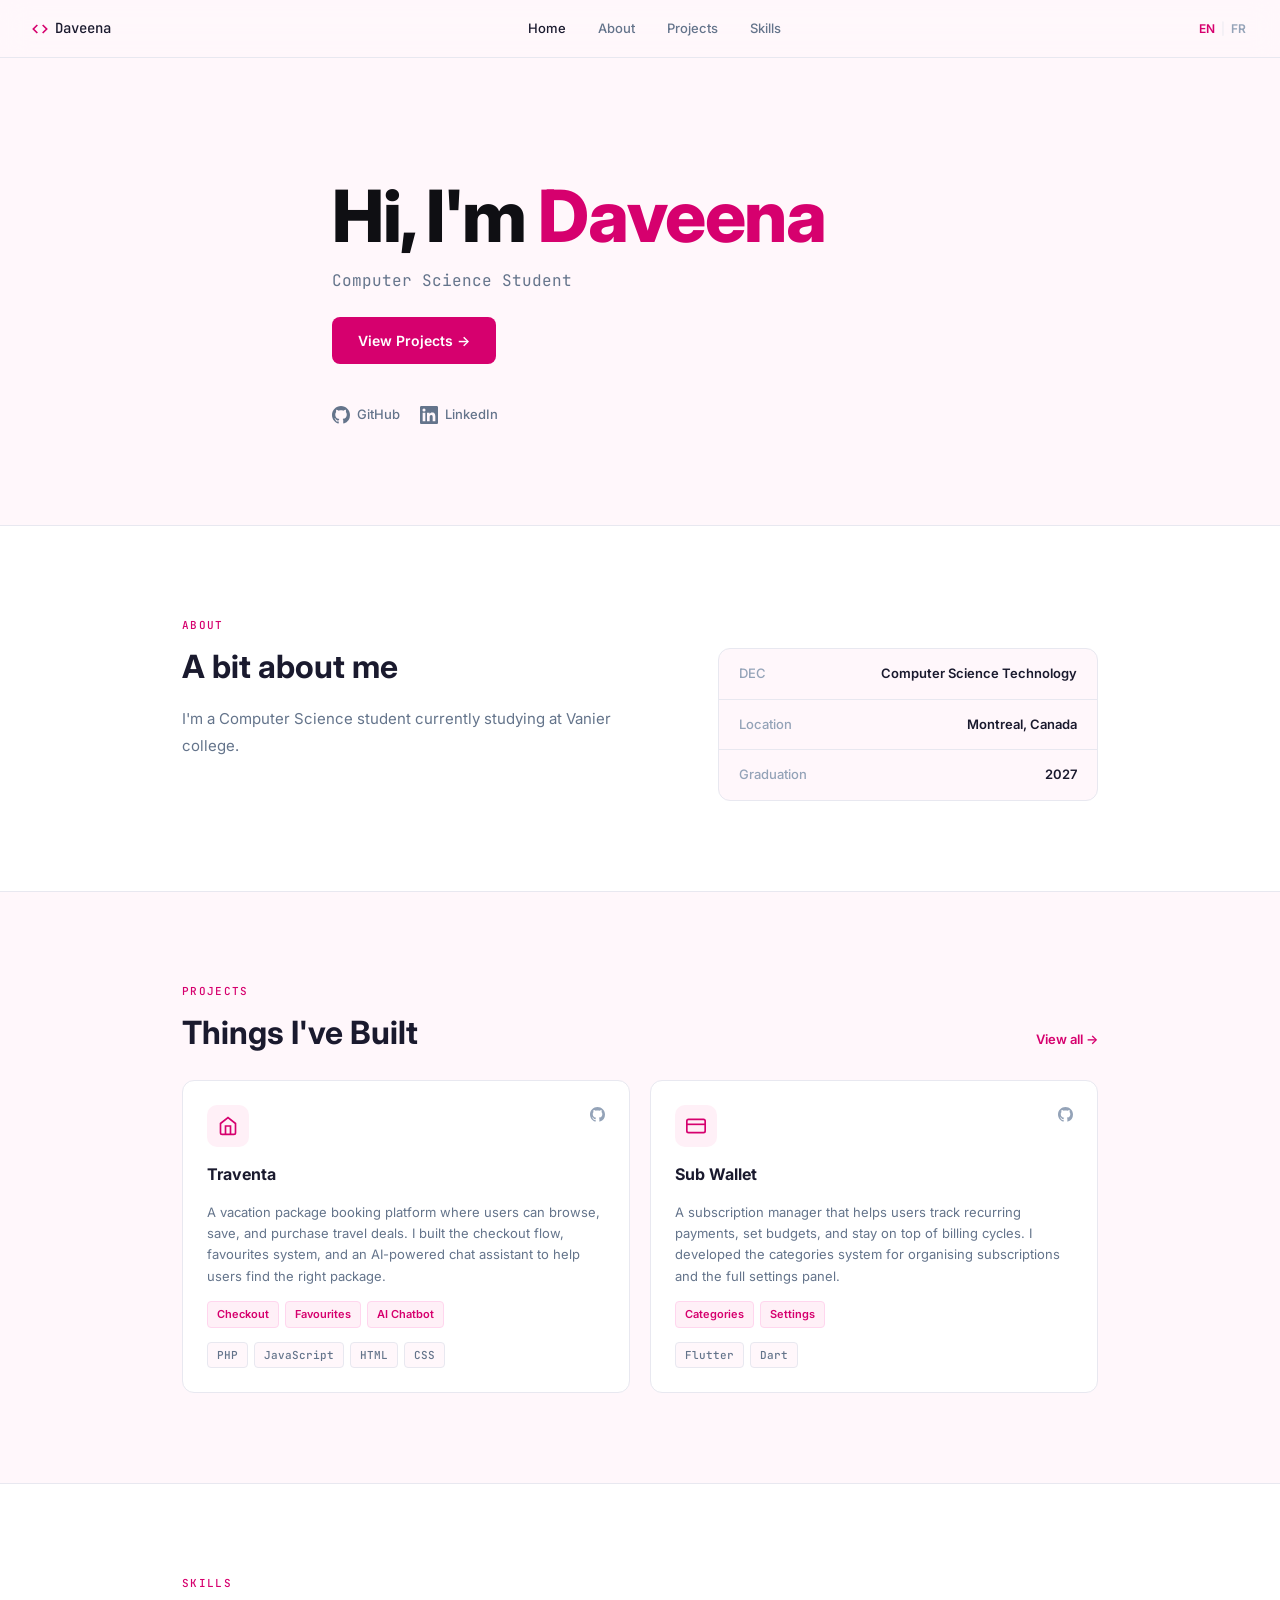
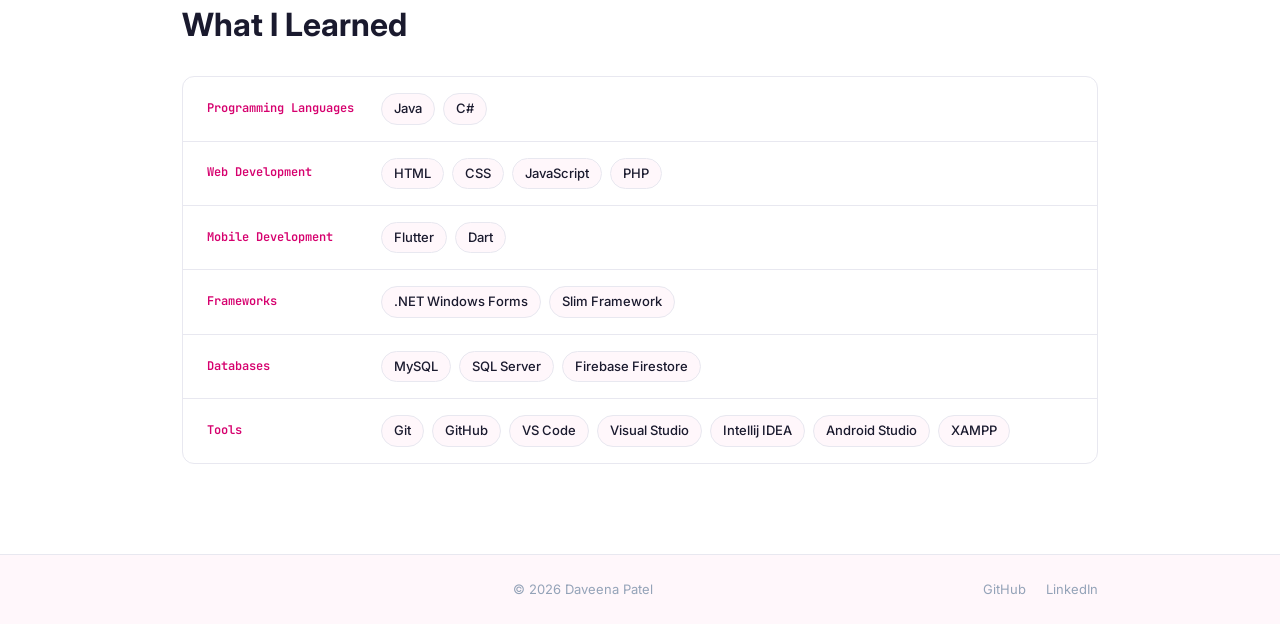
<file: index.html>
<!DOCTYPE html>
<html lang="en">
<head>
  <meta charset="UTF-8" />
  <meta name="viewport" content="width=device-width, initial-scale=1.0"/>
  <title>Daveena</title>
  <link rel="icon" type="image/x-icon" href="D.png">
  <link href="https://fonts.googleapis.com/css2?family=Inter:wght@300;400;500;600;700;800&family=JetBrains+Mono:wght@400;500&display=swap" rel="stylesheet"/>
  <link rel="stylesheet" href="style.css"/>
</head>
<body>

<!-- NAV -->
<nav>
  <a href="#hero" class="nav-logo">
    <svg width="16" height="16" viewBox="0 0 24 24" fill="none" stroke="currentColor" stroke-width="2.5"><polyline points="16 18 22 12 16 6"/><polyline points="8 6 2 12 8 18"/></svg>
    Daveena
  </a>
  <ul class="nav-links">
    <li><a href="#hero" class="active" data-en="Home" data-fr="Accueil">Home</a></li>
    <li><a href="#about" data-en="About" data-fr="À propos">About</a></li>
    <li><a href="#projects" data-en="Projects" data-fr="Projets">Projects</a></li>
    <li><a href="#skills" data-en="Skills" data-fr="Compétences">Skills</a></li>
  </ul>
  <div class="nav-right">
    <div class="lang-toggle">
      <button class="lang-btn active" data-lang="en">EN</button>
      <span class="lang-divider">|</span>
      <button class="lang-btn" data-lang="fr">FR</button>
    </div>
  </div>
</nav>

<!-- HERO -->
<section id="hero">
  <div class="container hero-container">
    <h1 class="hero-name fade-in" data-en="Hi, I'm " data-fr="Bonjour, je suis ">Hi, I'm <span class="pink">Daveena</span></h1>
    <p class="hero-subtitle fade-in" data-en="Computer Science Student" data-fr="Étudiante en informatique">Computer Science Student & Developer</p>
    <div class="hero-actions fade-in">
      <a href="#projects" class="btn-primary" data-en="View Projects →" data-fr="Voir les projets →">View Projects →</a>
    </div>
    <div class="hero-socials fade-in">
      <a href="https://github.com/DaveenaPatel" target="_blank" title="GitHub" class="social-link">
        <svg width="18" height="18" viewBox="0 0 24 24" fill="currentColor"><path d="M12 0C5.37 0 0 5.37 0 12c0 5.31 3.435 9.795 8.205 11.385.6.105.825-.255.825-.57 0-.285-.015-1.23-.015-2.235-3.015.555-3.795-.735-4.035-1.41-.135-.345-.72-1.41-1.23-1.695-.42-.225-1.02-.78-.015-.795.945-.015 1.62.87 1.845 1.23 1.08 1.815 2.805 1.305 3.495.99.105-.78.42-1.305.765-1.605-2.67-.3-5.46-1.335-5.46-5.925 0-1.305.465-2.385 1.23-3.225-.12-.3-.54-1.53.12-3.18 0 0 1.005-.315 3.3 1.23.96-.27 1.98-.405 3-.405s2.04.135 3 .405c2.295-1.56 3.3-1.23 3.3-1.23.66 1.65.24 2.88.12 3.18.765.84 1.23 1.905 1.23 3.225 0 4.605-2.805 5.625-5.475 5.925.435.375.81 1.095.81 2.22 0 1.605-.015 2.895-.015 3.3 0 .315.225.69.825.57A12.02 12.02 0 0 0 24 12c0-6.63-5.37-12-12-12z"/></svg>
        GitHub
      </a>
      <a href="https://www.linkedin.com/in/daveena-patel-50628a3a7/" target="_blank" title="LinkedIn" class="social-link">
        <svg width="18" height="18" viewBox="0 0 24 24" fill="currentColor"><path d="M20.447 20.452h-3.554v-5.569c0-1.328-.027-3.037-1.852-3.037-1.853 0-2.136 1.445-2.136 2.939v5.667H9.351V9h3.414v1.561h.046c.477-.9 1.637-1.85 3.37-1.85 3.601 0 4.267 2.37 4.267 5.455v6.286zM5.337 7.433a2.062 2.062 0 0 1-2.063-2.065 2.064 2.064 0 1 1 2.063 2.065zm1.782 13.019H3.555V9h3.564v11.452zM22.225 0H1.771C.792 0 0 .774 0 1.729v20.542C0 23.227.792 24 1.771 24h20.451C23.2 24 24 23.227 24 22.271V1.729C24 .774 23.2 0 22.222 0h.003z"/></svg>
        LinkedIn
      </a>
    </div>
  </div>
</section>

<!-- ABOUT -->
<section id="about">
  <div class="container">
    <div class="section-label fade-in" data-en="About" data-fr="À propos">About</div>
    <div class="about-grid fade-in">
      <div class="about-left">
        <h2 data-en="A bit about me" data-fr="Un peu sur moi">A bit about me</h2>
        <p data-en="I'm a Computer Science student currently studying at Vanier college." data-fr="Je suis étudiant en informatique au collège Vanier.">I'm a Computer Science student currently studying at Vanier college.</p>
      </div>
      <div class="about-right">
        <div class="info-card">
          <div class="info-row">
            <span class="info-label">DEC</span>
            <span class="info-val" data-en="Computer Science Technology" data-fr="Technologie des sciences informatiques">DEC — Computer Science Technology</span>
          </div>
          <div class="info-row">
            <span class="info-label" data-en="Location" data-fr="Lieu">Location</span>
            <span class="info-val" data-en="Montreal, Canada" data-fr="Montréal, Canada">Montreal, Canada</span>
          </div>
          <div class="info-row">
            <span class="info-label" data-en="Graduation" data-fr="Diplômée">Graduation</span>
            <span class="info-val">2027</span>
          </div>
        </div>
      </div>
    </div>
  </div>
</section>

<!-- PROJECTS -->
<section id="projects">
  <div class="container">
    <div class="section-label fade-in" data-en="Projects" data-fr="Projets">Projects</div>
    <div class="section-header fade-in">
      <h2 data-en="Things I've Built" data-fr="Ce que j'ai créé">Things I've Built</h2>
      <a href="projects.html" class="view-all" data-en="View all →" data-fr="Voir tout →">View all →</a>
    </div>
    <div class="projects-grid">

      <!-- TRAVENTA -->
      <div class="project-card fade-in">
        <div class="project-top">
          <div class="project-icon pink">
            <svg width="20" height="20" viewBox="0 0 24 24" fill="none" stroke="currentColor" stroke-width="2"><path d="M3 9l9-7 9 7v11a2 2 0 0 1-2 2H5a2 2 0 0 1-2-2z"/><polyline points="9 22 9 12 15 12 15 22"/></svg>
          </div>
          <div class="project-links">
            <a href="https://github.com/shayneuzan/Ecommerce-Project" target="_blank" class="icon-link" title="GitHub">
              <svg width="15" height="15" viewBox="0 0 24 24" fill="currentColor"><path d="M12 0C5.37 0 0 5.37 0 12c0 5.31 3.435 9.795 8.205 11.385.6.105.825-.255.825-.57 0-.285-.015-1.23-.015-2.235-3.015.555-3.795-.735-4.035-1.41-.135-.345-.72-1.41-1.23-1.695-.42-.225-1.02-.78-.015-.795.945-.015 1.62.87 1.845 1.23 1.08 1.815 2.805 1.305 3.495.99.105-.78.42-1.305.765-1.605-2.67-.3-5.46-1.335-5.46-5.925 0-1.305.465-2.385 1.23-3.225-.12-.3-.54-1.53.12-3.18 0 0 1.005-.315 3.3 1.23.96-.27 1.98-.405 3-.405s2.04.135 3 .405c2.295-1.56 3.3-1.23 3.3-1.23.66 1.65.24 2.88.12 3.18.765.84 1.23 1.905 1.23 3.225 0 4.605-2.805 5.625-5.475 5.925.435.375.81 1.095.81 2.22 0 1.605-.015 2.895-.015 3.3 0 .315.225.69.825.57A12.02 12.02 0 0 0 24 12c0-6.63-5.37-12-12-12z"/></svg>
            </a>
          </div>
        </div>
        <h3>Traventa</h3>
        <p data-en="A vacation package booking platform where users can browse, save, and purchase travel deals. I built the checkout flow, favourites system, and an AI-powered chat assistant to help users find the right package." data-fr="Une plateforme de réservation de forfaits vacances où les utilisateurs peuvent parcourir, sauvegarder et acheter des offres de voyage. J'ai développé le flux de paiement, le système de favoris et un assistant de chat IA.">A vacation package booking platform where users can browse, save, and purchase travel deals. I built the checkout flow, favourites system, and an AI-powered chat assistant to help users find the right package.</p>
        <div class="project-contributions">
          <span class="contrib-tag" data-en="Checkout" data-fr="Paiement">Checkout</span>
          <span class="contrib-tag" data-en="Favourites" data-fr="Favoris">Favourites</span>
          <span class="contrib-tag" data-en="AI Chatbot" data-fr="Chatbot IA">AI Chatbot</span>
        </div>
        <div class="tech-tags">
          <span class="tech-tag">PHP</span>
          <span class="tech-tag">JavaScript</span>
          <span class="tech-tag">HTML</span>
          <span class="tech-tag">CSS</span>
        </div>
      </div>

      <!-- SUB WALLET -->
      <div class="project-card fade-in">
        <div class="project-top">
          <div class="project-icon pink">
            <svg width="20" height="20" viewBox="0 0 24 24" fill="none" stroke="currentColor" stroke-width="2"><rect x="1" y="4" width="22" height="16" rx="2" ry="2"/><line x1="1" y1="10" x2="23" y2="10"/></svg>
          </div>
          <div class="project-links">
            <a href="https://github.com/DaveenaPatel/SubscriptionManager" target="_blank" class="icon-link" title="GitHub">
              <svg width="15" height="15" viewBox="0 0 24 24" fill="currentColor"><path d="M12 0C5.37 0 0 5.37 0 12c0 5.31 3.435 9.795 8.205 11.385.6.105.825-.255.825-.57 0-.285-.015-1.23-.015-2.235-3.015.555-3.795-.735-4.035-1.41-.135-.345-.72-1.41-1.23-1.695-.42-.225-1.02-.78-.015-.795.945-.015 1.62.87 1.845 1.23 1.08 1.815 2.805 1.305 3.495.99.105-.78.42-1.305.765-1.605-2.67-.3-5.46-1.335-5.46-5.925 0-1.305.465-2.385 1.23-3.225-.12-.3-.54-1.53.12-3.18 0 0 1.005-.315 3.3 1.23.96-.27 1.98-.405 3-.405s2.04.135 3 .405c2.295-1.56 3.3-1.23 3.3-1.23.66 1.65.24 2.88.12 3.18.765.84 1.23 1.905 1.23 3.225 0 4.605-2.805 5.625-5.475 5.925.435.375.81 1.095.81 2.22 0 1.605-.015 2.895-.015 3.3 0 .315.225.69.825.57A12.02 12.02 0 0 0 24 12c0-6.63-5.37-12-12-12z"/></svg>
            </a>
          </div>
        </div>
        <h3>Sub Wallet</h3>
        <p data-en="A subscription manager that helps users track recurring payments, set budgets, and stay on top of billing cycles. I developed the categories system for organising subscriptions and the full settings panel." data-fr="Un gestionnaire d'abonnements qui aide les utilisateurs à suivre les paiements récurrents et à gérer leur budget. J'ai développé le système de catégories et le panneau de paramètres complet.">A subscription manager that helps users track recurring payments, set budgets, and stay on top of billing cycles. I developed the categories system for organising subscriptions and the full settings panel.</p>
        <div class="project-contributions">
          <span class="contrib-tag" data-en="Categories" data-fr="Catégories">Categories</span>
          <span class="contrib-tag" data-en="Settings" data-fr="Paramètres">Settings</span>
        </div>
        <div class="tech-tags">
          <span class="tech-tag">Flutter</span>
          <span class="tech-tag">Dart</span>
        </div>
      </div>

    </div>
  </div>
</section>

<!-- SKILLS -->
<section id="skills">
  <div class="container">
    <div class="section-label fade-in" data-en="Skills" data-fr="Compétences">Skills</div>
    <h2 class="fade-in" data-en="What I Learned" data-fr="Ce que je sais faire">What I Learned</h2>

    <div class="skills-list fade-in">

      <div class="skills-row">
        <span class="skills-category" data-en="Programming Languages" data-fr="Langages de programmation">Languages</span>
        <div class="skills-pills">
          <span class="skill-pill">Java</span>
          <span class="skill-pill">C#</span>
        </div>
      </div>

      <div class="skills-row">
        <span class="skills-category" data-en="Web Development" data-fr="Développement Web">Web Development</span>
        <div class="skills-pills">
          <span class="skill-pill">HTML</span>
          <span class="skill-pill">CSS</span>
          <span class="skill-pill">JavaScript</span>
          <span class="skill-pill">PHP</span>
        </div>
      </div>

      <div class="skills-row">
        <span class="skills-category" data-en="Mobile Development" data-fr="Développement Mobile">Mobile Development</span>
        <div class="skills-pills">
          <span class="skill-pill">Flutter</span>
          <span class="skill-pill">Dart</span>
        </div>
      </div>

      <div class="skills-row">
        <span class="skills-category" data-en="Frameworks" data-fr="Frameworks">Frameworks</span>
        <div class="skills-pills">
          <span class="skill-pill">.NET Windows Forms</span>
          <span class="skill-pill">Slim Framework</span>
        </div>
      </div>

      <div class="skills-row">
        <span class="skills-category" data-en="Databases" data-fr="Bases de données">Databases</span>
        <div class="skills-pills">
          <span class="skill-pill">MySQL</span>
          <span class="skill-pill">SQL Server</span>
          <span class="skill-pill">Firebase Firestore</span>
        </div>
      </div>

      <div class="skills-row">
        <span class="skills-category" data-en="Tools" data-fr="Outils">Tools</span>
        <div class="skills-pills">
          <span class="skill-pill">Git</span>
          <span class="skill-pill">GitHub</span>
          <span class="skill-pill">VS Code</span>
          <span class="skill-pill">Visual Studio</span>
          <span class="skill-pill">Intellij IDEA</span>
          <span class="skill-pill">Android Studio</span>
          <span class="skill-pill">XAMPP</span>
        </div>
      </div>

    </div>
  </div>
</section>

<!-- FOOTER -->
<footer>
  <div class="container footer-inner">
    <span class="footer-logo"></span>
    <span>© 2026 Daveena Patel</span>
    <div class="footer-links">
      <a href="https://github.com/DaveenaPatel" target="_blank">GitHub</a>
      <a href="https://www.linkedin.com/in/daveena-patel-50628a3a7/" target="_blank">LinkedIn</a>
    </div>
  </div>
</footer>

<script src="script.js"></script>
</body>
</html>
</file>
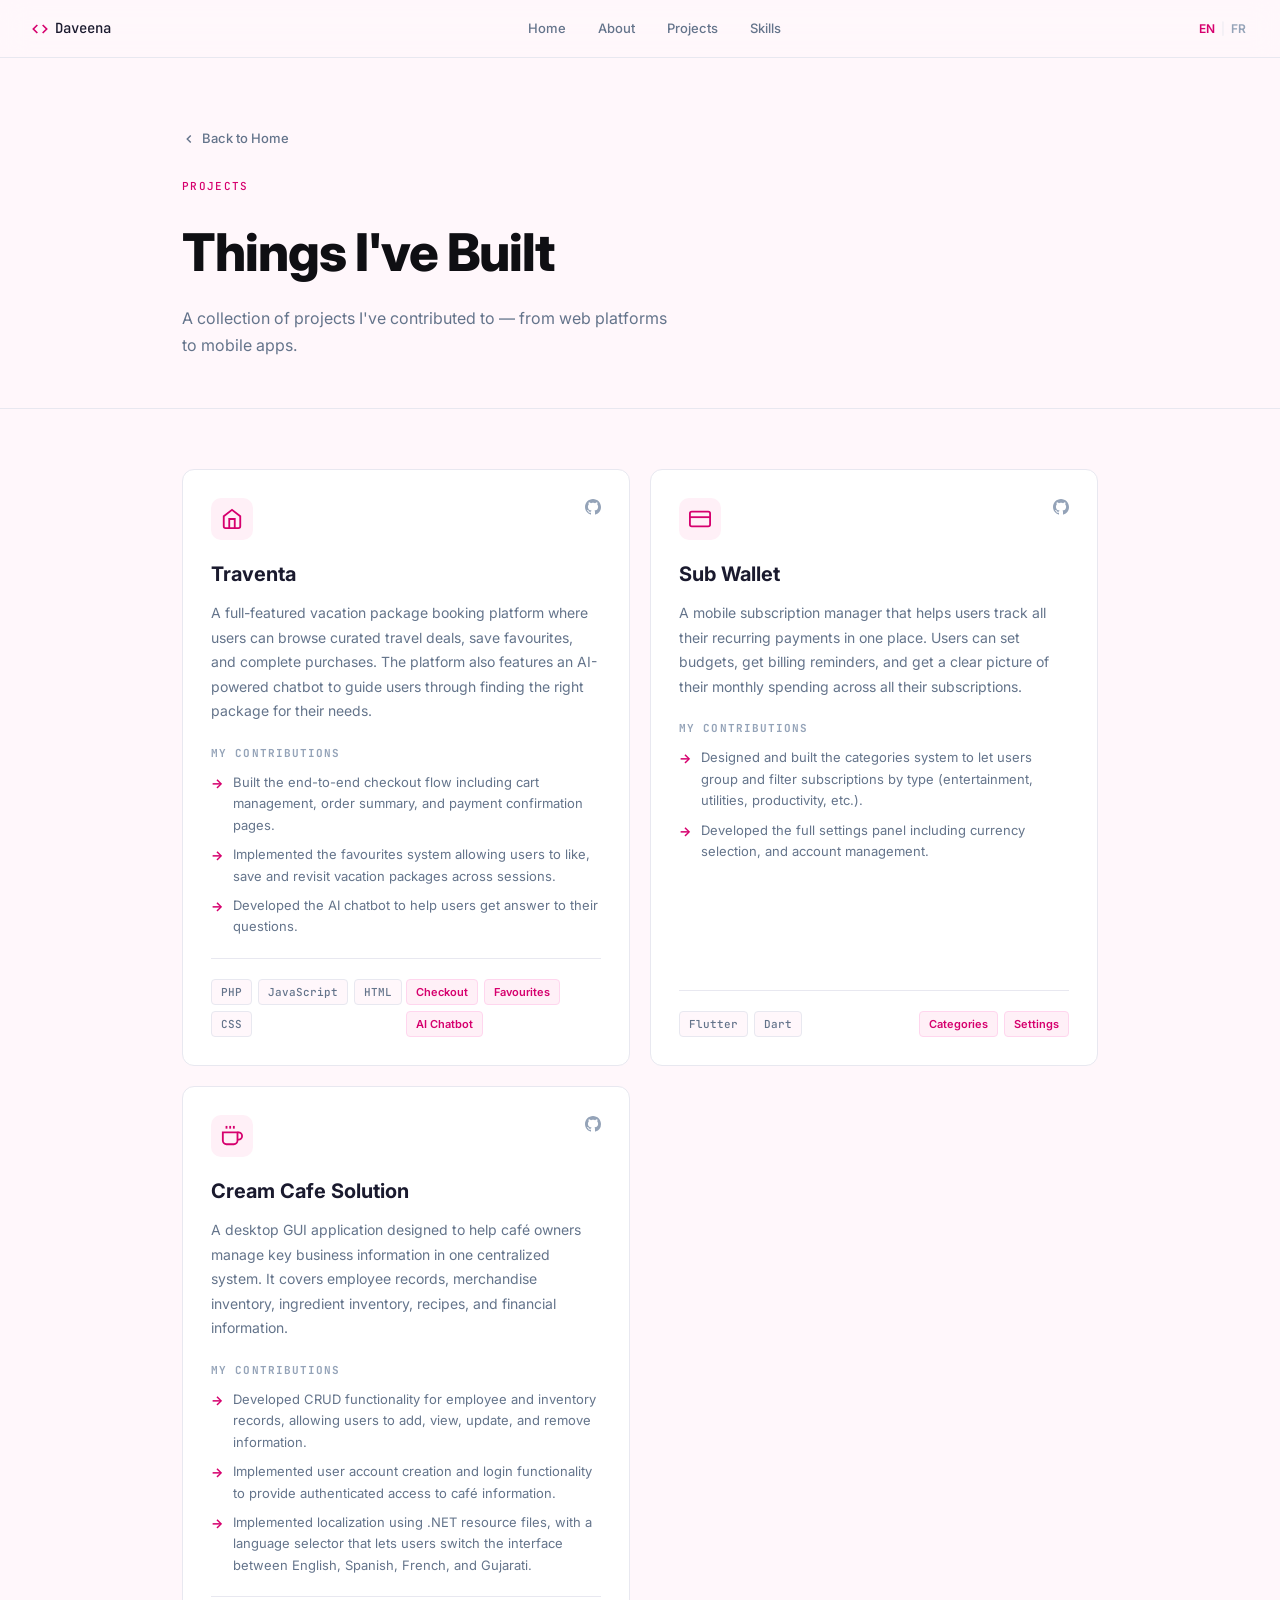
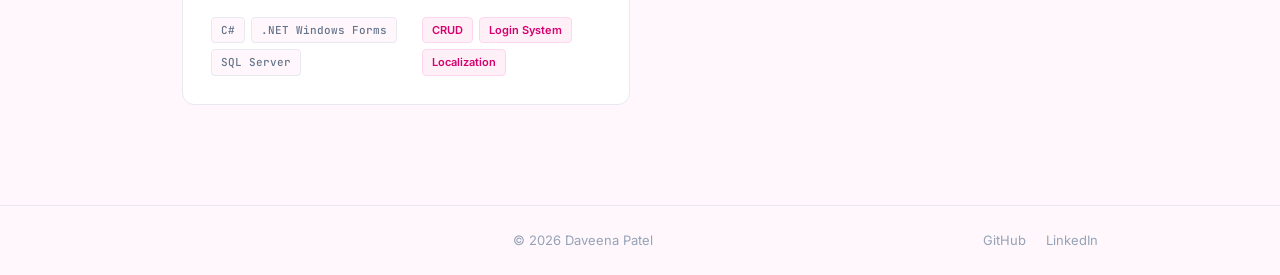
<file: projects.html>
<!DOCTYPE html>
<html lang="en">
<head>
  <meta charset="UTF-8" />
  <meta name="viewport" content="width=device-width, initial-scale=1.0"/>
  <title>Projects — Daveena</title>
  <link rel="icon" type="image/x-icon" href="D.png">
  <link href="https://fonts.googleapis.com/css2?family=Inter:wght@300;400;500;600;700;800&family=JetBrains+Mono:wght@400;500&display=swap" rel="stylesheet"/>
  <link rel="stylesheet" href="style.css"/>
  <style>
    .page-hero { padding: 70px 0 50px; border-bottom: 1px solid var(--border); }
    .back-link {
      display: inline-flex; align-items: center; gap: 6px;
      font-size: 13px; font-weight: 500; color: var(--gray);
      text-decoration: none; margin-bottom: 28px;
      transition: color .18s;
    }
    .back-link:hover { color: var(--pink); }
    .page-hero h1 { font-size: clamp(32px, 5vw, 52px); font-weight: 800; color: var(--dark); letter-spacing: -.02em; margin-bottom: 10px; }
    .page-hero p { font-size: 16px; color: var(--gray); max-width: 500px; }

    .all-projects { padding: 60px 0 100px; }
    .all-projects .projects-grid { grid-template-columns: repeat(2, 1fr); }

    /* Expanded card — more detail */
    .project-card-full {
      background: var(--bg-card);
      border: 1px solid var(--border);
      border-radius: var(--radius);
      padding: 28px;
      display: flex; flex-direction: column;
      transition: box-shadow .2s, transform .2s, border-color .2s;
    }
    .project-card-full:hover {
      transform: translateY(-3px);
      box-shadow: 0 12px 40px rgba(214,0,110,.07);
      border-color: #f0c0dc;
    }
    .project-card-full .project-top { display: flex; justify-content: space-between; align-items: flex-start; margin-bottom: 18px; }
    .project-card-full h3 { font-size: 20px; font-weight: 700; margin-bottom: 10px; }
    .project-card-full .project-desc { font-size: 14px; color: var(--gray); line-height: 1.75; margin-bottom: 20px; }

    .contributions-section { margin-bottom: 20px; }
    .contributions-section h4 { font-size: 11px; font-weight: 700; text-transform: uppercase; letter-spacing: .1em; color: var(--gray-light); margin-bottom: 10px; font-family: var(--mono); }
    .contrib-list { display: flex; flex-direction: column; gap: 8px; }
    .contrib-item { display: flex; align-items: flex-start; gap: 10px; font-size: 13px; color: var(--gray); }
    .contrib-item::before { content: '→'; color: var(--pink); font-weight: 700; flex-shrink: 0; margin-top: 1px; }

    .project-footer { display: flex; align-items: center; justify-content: space-between; margin-top: auto; padding-top: 20px; border-top: 1px solid var(--border); }

    @media (max-width: 768px) {
      .all-projects .projects-grid { grid-template-columns: 1fr; }
    }
  </style>
</head>
<body>

<!-- NAV -->
<nav>
  <a href="index.html" class="nav-logo">
    <svg width="16" height="16" viewBox="0 0 24 24" fill="none" stroke="currentColor" stroke-width="2.5"><polyline points="16 18 22 12 16 6"/><polyline points="8 6 2 12 8 18"/></svg>
    Daveena
  </a>
  <ul class="nav-links">
    <li><a href="index.html" data-en="Home" data-fr="Accueil">Home</a></li>
    <li><a href="index.html#about" data-en="About" data-fr="À propos">About</a></li>
    <li><a href="index.html#projects" data-en="Projects" data-fr="Projets">Projects</a></li>
    <li><a href="index.html#skills" data-en="Skills" data-fr="Compétences">Skills</a></li>
  </ul>
  <div class="nav-right">
    <div class="lang-toggle">
      <button class="lang-btn active" data-lang="en">EN</button>
      <span class="lang-divider">|</span>
      <button class="lang-btn" data-lang="fr">FR</button>
    </div>
  </div>
</nav>

<!-- PAGE HERO -->
<div class="page-hero">
  <div class="container">
    <a href="index.html" class="back-link">
      <svg width="14" height="14" viewBox="0 0 24 24" fill="none" stroke="currentColor" stroke-width="2.5"><polyline points="15 18 9 12 15 6"/></svg>
      <span data-en="Back to Home" data-fr="Retour à l'accueil">Back to Home</span>
    </a>
    <div class="section-label" data-en="Projects" data-fr="Projets">Projects</div>
    <h1 data-en="Things I've Built" data-fr="Ce que j'ai créé">Things I've Built</h1>
    <p data-en="A collection of projects I've contributed to — from web platforms to mobile apps." data-fr="Une collection de projets auxquels j'ai contribué — des plateformes web aux applications mobiles.">A collection of projects I've contributed to — from web platforms to mobile apps.</p>
  </div>
</div>

<!-- ALL PROJECTS -->
<div class="all-projects">
  <div class="container">
    <div class="projects-grid">

      <!-- TRAVENTA -->
      <div class="project-card-full fade-in">
        <div class="project-top">
          <div class="project-icon pink">
            <svg width="22" height="22" viewBox="0 0 24 24" fill="none" stroke="currentColor" stroke-width="2"><path d="M3 9l9-7 9 7v11a2 2 0 0 1-2 2H5a2 2 0 0 1-2-2z"/><polyline points="9 22 9 12 15 12 15 22"/></svg>
          </div>
          <div class="project-links">
            <a href="https://github.com/shayneuzan/Ecommerce-Project" target="_blank" class="icon-link" title="GitHub">
              <svg width="16" height="16" viewBox="0 0 24 24" fill="currentColor"><path d="M12 0C5.37 0 0 5.37 0 12c0 5.31 3.435 9.795 8.205 11.385.6.105.825-.255.825-.57 0-.285-.015-1.23-.015-2.235-3.015.555-3.795-.735-4.035-1.41-.135-.345-.72-1.41-1.23-1.695-.42-.225-1.02-.78-.015-.795.945-.015 1.62.87 1.845 1.23 1.08 1.815 2.805 1.305 3.495.99.105-.78.42-1.305.765-1.605-2.67-.3-5.46-1.335-5.46-5.925 0-1.305.465-2.385 1.23-3.225-.12-.3-.54-1.53.12-3.18 0 0 1.005-.315 3.3 1.23.96-.27 1.98-.405 3-.405s2.04.135 3 .405c2.295-1.56 3.3-1.23 3.3-1.23.66 1.65.24 2.88.12 3.18.765.84 1.23 1.905 1.23 3.225 0 4.605-2.805 5.625-5.475 5.925.435.375.81 1.095.81 2.22 0 1.605-.015 2.895-.015 3.3 0 .315.225.69.825.57A12.02 12.02 0 0 0 24 12c0-6.63-5.37-12-12-12z"/></svg>
            </a>
          </div>
        </div>

        <h3>Traventa</h3>
        <p class="project-desc" data-en="A full-featured vacation package booking platform where users can browse curated travel deals, save favourites, and complete purchases. The platform also features an AI-powered chatbot to guide users through finding the right package for their needs." data-fr="Une plateforme complète de réservation de forfaits vacances où les utilisateurs peuvent parcourir des offres de voyage, sauvegarder leurs favoris et finaliser leurs achats. La plateforme intègre également un chatbot IA pour guider les utilisateurs.">A full-featured vacation package booking platform where users can browse curated travel deals, save favourites, and complete purchases. The platform also features an AI-powered chatbot to guide users through finding the right package for their needs.</p>

        <div class="contributions-section">
          <h4 data-en="My Contributions" data-fr="Mes contributions">My Contributions</h4>
          <div class="contrib-list">
            <div class="contrib-item" data-en="Built the end-to-end checkout flow including cart management, order summary, and payment confirmation pages." data-fr="J'ai conçu le flux de paiement de bout en bout, y compris la gestion du panier, le récapitulatif de la commande et les pages de confirmation de paiement."></div>
            <div class="contrib-item" data-en="Implemented the favourites system allowing users to like, save and revisit vacation packages across sessions." data-fr="Mise en place d'un système de favoris permettant aux utilisateurs d'aimer, d'enregistrer et de consulter à nouveau leurs forfaits vacances lors de différentes sessions."></div>
            <div class="contrib-item" data-en="Developed the AI chatbot to help users get answer to their questions." data-fr="J'ai développé un chatbot IA pour aider les utilisateurs à obtenir des réponses à leurs questions."></div>
          </div>
        </div>

        <div class="project-footer">
          <div class="tech-tags">
            <span class="tech-tag">PHP</span>
            <span class="tech-tag">JavaScript</span>
            <span class="tech-tag">HTML</span>
            <span class="tech-tag">CSS</span>
          </div>
          <div class="project-contributions" style="margin-bottom:0">
            <span class="contrib-tag" data-en="Checkout" data-fr="Paiement">Checkout</span>
            <span class="contrib-tag" data-en="Favourites" data-fr="Favoris">Favourites</span>
            <span class="contrib-tag" data-en="AI Chatbot" data-fr="Chatbot IA">AI Chatbot</span>
          </div>
        </div>
      </div>

      <!-- SUB WALLET -->
      <div class="project-card-full fade-in">
        <div class="project-top">
          <div class="project-icon pink">
            <svg width="22" height="22" viewBox="0 0 24 24" fill="none" stroke="currentColor" stroke-width="2"><rect x="1" y="4" width="22" height="16" rx="2" ry="2"/><line x1="1" y1="10" x2="23" y2="10"/></svg>
          </div>
          <div class="project-links">
            <a href="https://github.com/DaveenaPatel/SubscriptionManager" target="_blank" class="icon-link" title="GitHub">
              <svg width="16" height="16" viewBox="0 0 24 24" fill="currentColor"><path d="M12 0C5.37 0 0 5.37 0 12c0 5.31 3.435 9.795 8.205 11.385.6.105.825-.255.825-.57 0-.285-.015-1.23-.015-2.235-3.015.555-3.795-.735-4.035-1.41-.135-.345-.72-1.41-1.23-1.695-.42-.225-1.02-.78-.015-.795.945-.015 1.62.87 1.845 1.23 1.08 1.815 2.805 1.305 3.495.99.105-.78.42-1.305.765-1.605-2.67-.3-5.46-1.335-5.46-5.925 0-1.305.465-2.385 1.23-3.225-.12-.3-.54-1.53.12-3.18 0 0 1.005-.315 3.3 1.23.96-.27 1.98-.405 3-.405s2.04.135 3 .405c2.295-1.56 3.3-1.23 3.3-1.23.66 1.65.24 2.88.12 3.18.765.84 1.23 1.905 1.23 3.225 0 4.605-2.805 5.625-5.475 5.925.435.375.81 1.095.81 2.22 0 1.605-.015 2.895-.015 3.3 0 .315.225.69.825.57A12.02 12.02 0 0 0 24 12c0-6.63-5.37-12-12-12z"/></svg>
            </a>
          </div>
        </div>

        <h3>Sub Wallet</h3>
        <p class="project-desc" data-en="A mobile subscription manager that helps users track all their recurring payments in one place. Users can set budgets, get billing reminders, and get a clear picture of their monthly spending across all their subscriptions." data-fr="Un gestionnaire d'abonnements mobile qui aide les utilisateurs à suivre tous leurs paiements récurrents en un seul endroit. Les utilisateurs peuvent définir des budgets, recevoir des rappels de facturation et avoir une vue claire de leurs dépenses mensuelles.">A mobile subscription manager that helps users track all their recurring payments in one place. Users can set budgets, get billing reminders, and get a clear picture of their monthly spending across all their subscriptions.</p>

        <div class="contributions-section">
          <h4 data-en="My Contributions" data-fr="Mes contributions">My Contributions</h4>
          <div class="contrib-list">
            <div class="contrib-item" data-en="Designed and built the categories system to let users group and filter subscriptions by type (entertainment, utilities, productivity, etc.)." data-fr="Conçu et développé le système de catégories permettant aux utilisateurs de regrouper et filtrer les abonnements par type (divertissement, services publics, productivité, etc.).">Designed and built the categories system to let users group and filter subscriptions by type (entertainment, utilities, productivity, etc.).</div>
            <div class="contrib-item" data-en="Developed the full settings panel including currency selection, and account management." data-fr="Développé le panneau de paramètres complet incluant les préférences de notification, la sélection de devise et la gestion du compte.">Developed the full settings panel including notification preferences, currency selection, and account management.</div>
          </div>
        </div>

        <div class="project-footer">
          <div class="tech-tags">
            <span class="tech-tag">Flutter</span>
            <span class="tech-tag">Dart</span>
          </div>
          <div class="project-contributions" style="margin-bottom:0">
            <span class="contrib-tag" data-en="Categories" data-fr="Catégories">Categories</span>
            <span class="contrib-tag" data-en="Settings" data-fr="Paramètres">Settings</span>
          </div>
        </div>
      </div>

      <!-- CREAM CAFE SOLUTION -->
      <div class="project-card-full fade-in">
        <div class="project-top">
          <div class="project-icon pink">
            <svg width="22" height="22" viewBox="0 0 24 24" fill="none" stroke="currentColor" stroke-width="2"><path d="M18 8h1a4 4 0 0 1 0 8h-1"/><path d="M2 8h16v9a4 4 0 0 1-4 4H6a4 4 0 0 1-4-4V8z"/><line x1="6" y1="1" x2="6" y2="4"/><line x1="10" y1="1" x2="10" y2="4"/><line x1="14" y1="1" x2="14" y2="4"/></svg>
          </div>
          <div class="project-links">
            <a href="https://github.com/DaveenaPatel/CreamCafeSolution" target="_blank" class="icon-link" title="GitHub">
              <svg width="16" height="16" viewBox="0 0 24 24" fill="currentColor"><path d="M12 0C5.37 0 0 5.37 0 12c0 5.31 3.435 9.795 8.205 11.385.6.105.825-.255.825-.57 0-.285-.015-1.23-.015-2.235-3.015.555-3.795-.735-4.035-1.41-.135-.345-.72-1.41-1.23-1.695-.42-.225-1.02-.78-.015-.795.945-.015 1.62.87 1.845 1.23 1.08 1.815 2.805 1.305 3.495.99.105-.78.42-1.305.765-1.605-2.67-.3-5.46-1.335-5.46-5.925 0-1.305.465-2.385 1.23-3.225-.12-.3-.54-1.53.12-3.18 0 0 1.005-.315 3.3 1.23.96-.27 1.98-.405 3-.405s2.04.135 3 .405c2.295-1.56 3.3-1.23 3.3-1.23.66 1.65.24 2.88.12 3.18.765.84 1.23 1.905 1.23 3.225 0 4.605-2.805 5.625-5.475 5.925.435.375.81 1.095.81 2.22 0 1.605-.015 2.895-.015 3.3 0 .315.225.69.825.57A12.02 12.02 0 0 0 24 12c0-6.63-5.37-12-12-12z"/></svg>
            </a>
          </div>
        </div>

        <h3>Cream Cafe Solution</h3>
        <p class="project-desc" data-en="A desktop GUI application designed to help café owners manage key business information in one centralized system. It covers employee records, merchandise inventory, ingredient inventory, recipes, and financial information." data-fr="Une application de bureau avec interface graphique conçue pour aider les propriétaires de café à gérer leurs informations d'affaires dans un système centralisé. Elle couvre les dossiers des employés, l'inventaire des marchandises et des ingrédients, les recettes et les informations financières.">A desktop GUI application designed to help café owners manage key business information in one centralized system. It covers employee records, merchandise inventory, ingredient inventory, recipes, and financial information.</p>

        <div class="contributions-section">
          <h4 data-en="My Contributions" data-fr="Mes contributions">My Contributions</h4>
          <div class="contrib-list">
            <div class="contrib-item" data-en="Developed CRUD functionality for employee and inventory records, allowing users to add, view, update, and remove information." data-fr="Développé les fonctionnalités CRUD pour les dossiers des employés et de l'inventaire, permettant d'ajouter, consulter, modifier et supprimer des informations.">Developed CRUD functionality for employee and inventory records, allowing users to add, view, update, and remove information.</div>
            <div class="contrib-item" data-en="Implemented user account creation and login functionality to provide authenticated access to café information." data-fr="Implémenté la création de comptes utilisateur et la connexion pour offrir un accès authentifié aux informations du café.">Implemented user account creation and login functionality to provide authenticated access to café information.</div>
            <div class="contrib-item" data-en="Implemented localization using .NET resource files, with a language selector that lets users switch the interface between English, Spanish, French, and Gujarati." data-fr="Implémenté la localisation à l'aide de fichiers de ressources .NET, avec un sélecteur de langue permettant de basculer l'interface entre l'anglais, l'espagnol, le français et le gujarati.">Implemented localization using .NET resource files, with a language selector that lets users switch the interface between English, Spanish, French, and Gujarati.</div>
          </div>
        </div>

        <div class="project-footer">
          <div class="tech-tags">
            <span class="tech-tag">C#</span>
            <span class="tech-tag">.NET Windows Forms</span>
            <span class="tech-tag">SQL Server</span>
          </div>
          <div class="project-contributions" style="margin-bottom:0">
            <span class="contrib-tag" data-en="CRUD" data-fr="CRUD">CRUD</span>
            <span class="contrib-tag" data-en="Login System" data-fr="Connexion">Login System</span>
            <span class="contrib-tag" data-en="Localization" data-fr="Localisation">Localization</span>
          </div>
        </div>
      </div>
      <!-- Add prjoects here -->

    </div>
  </div>
</div> 

<!-- FOOTER -->
<footer>
  <div class="container footer-inner">
    <span class="footer-logo"></span>
    <span>© 2026 Daveena Patel</span>
    <div class="footer-links">
      <a href="https://github.com/DaveenaPatel" target="_blank">GitHub</a>
      <a href="https://www.linkedin.com/in/daveena-patel-50628a3a7/" target="_blank">LinkedIn</a>
    </div>
  </div>
</footer>

<script src="script.js"></script>
</body>
</html>
</file>
<file: style.css>
*, *::before, *::after { box-sizing: border-box; margin: 0; padding: 0; }

:root {
  --pink: #D6006E;
  --pink-light: #FFF0F7;
  --pink-soft: #FFD6EE;
  --dark: #0f0f13;
  --text: #1a1a2e;
  --gray: #64748b;
  --gray-light: #94a3b8;
  --border: #e8e8f0;
  --bg: #FFF7FB;
  --bg-card: #ffffff;
  --radius: 12px;
  --mono: 'JetBrains Mono', monospace;
}

html { scroll-behavior: smooth; }

body {
  font-family: 'Inter', sans-serif;
  background: var(--bg);
  color: var(--text);
  font-size: 15px;
  line-height: 1.65;
  -webkit-font-smoothing: antialiased;
}

.pink { color: var(--pink); }

/* ── CONTAINER ── */
.container { max-width: 980px; margin: 0 auto; padding: 0 32px; }

/* ── NAV ── */
nav {
  position: sticky; top: 0; z-index: 100;
  height: 58px;
  display: flex; align-items: center; justify-content: space-between;
  padding: 0 32px;
  background: rgba(255,247,251,0.88);
  backdrop-filter: blur(14px);
  border-bottom: 1px solid var(--border);
}
.nav-logo {
  display: flex; align-items: center; gap: 7px;
  font-family: var(--mono); font-size: 14px; font-weight: 500;
  color: var(--text); text-decoration: none;
}
.nav-logo svg { color: var(--pink); }
.nav-links {
  display: flex; gap: 32px; list-style: none;
}
.nav-links a {
  font-size: 13px; font-weight: 500;
  color: var(--gray); text-decoration: none;
  transition: color .18s;
}
.nav-links a:hover, .nav-links a.active { color: var(--text); }
.nav-resume {
  font-size: 12px; font-weight: 600;
  color: var(--pink); text-decoration: none;
  border: 1.5px solid var(--pink);
  padding: 6px 14px; border-radius: 6px;
  transition: all .18s;
}
.nav-resume:hover { background: var(--pink); color: white; }

.nav-right { display: flex; align-items: center; gap: 14px; }

.lang-toggle { display: flex; align-items: center; gap: 4px; }
.lang-btn {
  background: none; border: none; cursor: pointer;
  font-size: 12px; font-weight: 600; font-family: 'Inter', sans-serif;
  color: var(--gray-light); padding: 4px 2px;
  transition: color .18s;
}
.lang-btn:hover { color: var(--text); }
.lang-btn.active { color: var(--pink); }
.lang-divider { color: var(--border); font-size: 12px; }

/* ── SECTIONS ── */
section { padding: 90px 0; scroll-margin-top: 58px; }

.section-label {
  font-family: var(--mono);
  font-size: 11px; font-weight: 500;
  color: var(--pink); letter-spacing: .12em;
  text-transform: uppercase; margin-bottom: 14px;
}

h2 {
  font-size: 32px; font-weight: 700;
  color: var(--text); line-height: 1.2;
  margin-bottom: 40px;
}

/* ── HERO ── */
#hero { padding: 120px 0 100px; }
.hero-container { max-width: 680px; }

.hero-name {
  font-size: clamp(44px, 6vw, 72px);
  font-weight: 800; line-height: 1.06;
  color: var(--dark);
  letter-spacing: -.02em;
  margin-bottom: 14px;
}
.hero-subtitle {
  font-family: var(--mono);
  font-size: 16px; font-weight: 400;
  color: var(--gray);
  margin-bottom: 22px;
}
.hero-desc {
  font-size: 16px; color: var(--gray);
  max-width: 540px; line-height: 1.75;
  margin-bottom: 36px;
}

.hero-actions {
  display: flex; gap: 12px; flex-wrap: wrap;
  margin-bottom: 40px;
}
.btn-primary {
  background: var(--pink); color: white;
  padding: 12px 26px; border-radius: 8px;
  font-size: 14px; font-weight: 600;
  text-decoration: none;
  transition: opacity .18s;
}
.btn-primary:hover { opacity: .86; }
.btn-outline {
  display: flex; align-items: center; gap: 7px;
  background: transparent; color: var(--text);
  padding: 12px 22px; border-radius: 8px;
  font-size: 14px; font-weight: 600;
  text-decoration: none;
  border: 1.5px solid var(--border);
  transition: border-color .18s, color .18s;
}
.btn-outline:hover { border-color: var(--pink); color: var(--pink); }

.hero-socials {
  display: flex; gap: 20px;
}
.social-link {
  display: flex; align-items: center; gap: 7px;
  font-size: 13px; font-weight: 500;
  color: var(--gray); text-decoration: none;
  transition: color .18s;
}
.social-link:hover { color: var(--pink); }

/* ── ABOUT ── */
#about { background: white; border-top: 1px solid var(--border); border-bottom: 1px solid var(--border); }

.about-grid {
  display: grid; grid-template-columns: 1fr 380px; gap: 60px;
  align-items: start;
}
.about-left h2 { margin-bottom: 18px; }
.about-left p {
  color: var(--gray); font-size: 15px; line-height: 1.8;
  margin-bottom: 16px;
}
.about-left p:last-child { margin-bottom: 0; }

.info-card {
  background: var(--bg); border: 1px solid var(--border);
  border-radius: var(--radius); overflow: hidden;
}
.info-row {
  display: flex; justify-content: space-between; align-items: center;
  padding: 14px 20px;
  border-bottom: 1px solid var(--border);
  font-size: 13px;
}
.info-row:last-child { border-bottom: none; }
.info-label { color: var(--gray-light); font-weight: 500; }
.info-val { color: var(--text); font-weight: 600; }

/* ── PROJECTS ── */
#projects { }
.section-header {
  display: flex; align-items: baseline; justify-content: space-between;
  margin-bottom: 28px;
}
.section-header h2 { margin-bottom: 0; }
.view-all {
  font-size: 13px; font-weight: 600;
  color: var(--pink); text-decoration: none;
}
.view-all:hover { opacity: .75; }

.projects-grid {
  display: grid; grid-template-columns: repeat(2, 1fr); gap: 20px;
}
.project-card {
  background: var(--bg-card);
  border: 1px solid var(--border);
  border-radius: var(--radius);
  padding: 24px;
  display: flex; flex-direction: column; gap: 14px;
  transition: box-shadow .2s, transform .2s, border-color .2s;
}
.project-card:hover {
  transform: translateY(-3px);
  box-shadow: 0 12px 40px rgba(214,0,110,.07);
  border-color: #f0c0dc;
}
.project-top {
  display: flex; justify-content: space-between; align-items: flex-start;
}
.project-icon {
  width: 42px; height: 42px; border-radius: 10px;
  display: flex; align-items: center; justify-content: center;
}
.project-icon.pink { background: #fff0f7; color: var(--pink); }
.project-links { display: flex; gap: 8px; }
.icon-link {
  color: var(--gray-light); text-decoration: none;
  transition: color .18s;
}
.icon-link:hover { color: var(--pink); }

.project-card h3 {
  font-size: 16px; font-weight: 700; color: var(--text);
}
.project-card p {
  font-size: 13px; color: var(--gray);
  line-height: 1.65; flex: 1;
}
.tech-tags { display: flex; gap: 6px; flex-wrap: wrap; margin-top: auto; }
.tech-tag {
  font-family: var(--mono);
  font-size: 11px; font-weight: 500;
  background: var(--bg); color: var(--gray);
  border: 1px solid var(--border);
  padding: 3px 9px; border-radius: 4px;
}
.project-contributions { display: flex; gap: 6px; flex-wrap: wrap; }
.contrib-tag {
  font-size: 11px; font-weight: 600;
  background: var(--pink-light); color: var(--pink);
  border: 1px solid var(--pink-soft);
  padding: 3px 9px; border-radius: 4px;
}

/* ── SKILLS ── */
#skills { background: white; border-top: 1px solid var(--border); }
#skills h2 { margin-bottom: 32px; }

.skill-item:hover {
  border-color: var(--pink);
  transform: translateY(-2px);
  box-shadow: 0 4px 16px rgba(214,0,110,.06);
}

/* ── SKILLS LIST ── */
.skills-list {
  display: flex; flex-direction: column; gap: 0;
  border: 1px solid var(--border); border-radius: var(--radius);
  overflow: hidden; background: white;
}
.skills-row {
  display: flex; align-items: center; gap: 24px;
  padding: 16px 24px;
  border-bottom: 1px solid var(--border);
}
.skills-row:last-child { border-bottom: none; }
.skills-category {
  font-family: var(--mono); font-size: 12px; font-weight: 600;
  color: var(--pink); min-width: 150px; flex-shrink: 0;
}
.skills-pills {
  display: flex; flex-wrap: wrap; gap: 8px;
}
.skill-pill {
  font-size: 13px; font-weight: 500; color: var(--text);
  background: var(--bg); border: 1px solid var(--border);
  padding: 4px 12px; border-radius: 99px;
}

@media (max-width: 768px) {
  .skills-row { flex-direction: column; align-items: flex-start; gap: 10px; }
  .skills-category { min-width: unset; }
}

/* ── FOOTER ── */
footer {
  border-top: 1px solid var(--border);
  padding: 24px 32px;
}
.footer-inner {
  display: flex; align-items: center; justify-content: space-between;
  font-size: 13px; color: var(--gray-light);
}
.footer-logo {
  font-family: var(--mono); font-weight: 500;
  color: var(--gray);
}
.footer-links {
  display: flex; gap: 20px;
}
.footer-links a {
  color: var(--gray-light); text-decoration: none;
  transition: color .18s;
}
.footer-links a:hover { color: var(--pink); }

/* ── ANIMATIONS ── */
.fade-in {
  opacity: 0; transform: translateY(18px);
  transition: opacity .55s ease, transform .55s ease;
}
.fade-in.visible { opacity: 1; transform: none; }

/* ── CURSOR ── */
.cursor {
  display: inline-block; width: 2px; height: 1em;
  background: var(--pink); margin-left: 2px;
  vertical-align: middle; animation: blink 1s infinite;
}
@keyframes blink { 0%,100%{opacity:1} 50%{opacity:0} }

/* ── RESPONSIVE ── */
@media (max-width: 768px) {
  .container { padding: 0 20px; }
  nav { padding: 0 20px; }
  .nav-links { display: none; }
  #hero { padding: 80px 0 60px; }
  .hero-name { font-size: 40px; }
  .about-grid { grid-template-columns: 1fr; }
  .projects-grid { grid-template-columns: 1fr; }
  .skills-grid { grid-template-columns: repeat(3, 1fr); }
  .footer-inner { flex-direction: column; gap: 12px; text-align: center; }
}
</file>
